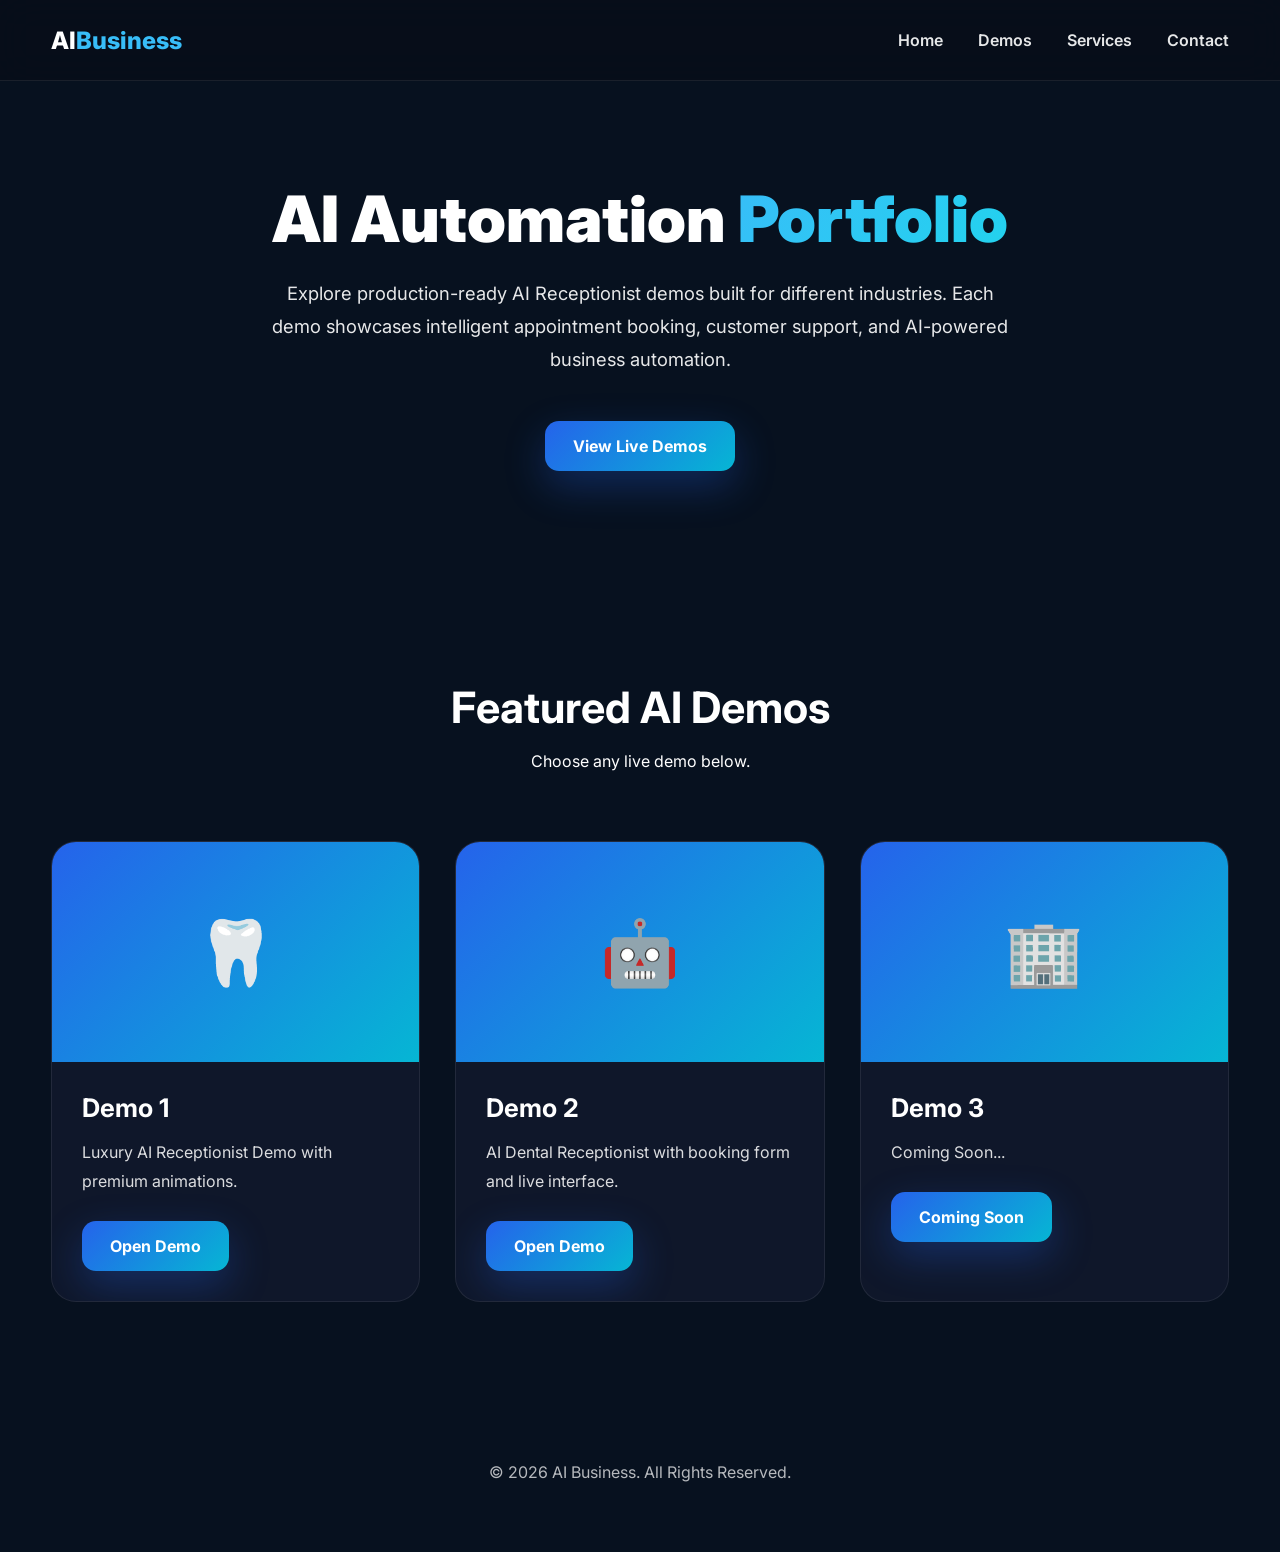
<file: index.html>
<!DOCTYPE html>
<html lang="en">
<head>

<meta charset="UTF-8">
<meta name="viewport" content="width=device-width, initial-scale=1.0">

<title>AI Business | AI Automation Portfolio</title>

<meta name="description" content="Professional AI Automation Portfolio featuring AI Receptionist demos for Dental, Real Estate, Restaurants and more.">

<link rel="preconnect" href="https://fonts.googleapis.com">
<link rel="preconnect" href="https://fonts.gstatic.com" crossorigin>

<link href="https://fonts.googleapis.com/css2?family=Inter:wght@300;400;500;600;700;800;900&display=swap" rel="stylesheet">

<style>

*{
margin:0;
padding:0;
box-sizing:border-box;
}

html{
scroll-behavior:smooth;
}

body{

font-family:Inter,sans-serif;

background:#07111f;

color:#fff;

overflow-x:hidden;

}

a{
text-decoration:none;
}

.container{

width:min(1200px,92%);
margin:auto;

}

header{

position:fixed;

top:0;

left:0;

width:100%;

background:rgba(8,14,25,.85);

backdrop-filter:blur(18px);

border-bottom:1px solid rgba(255,255,255,.08);

z-index:999;

}

nav{

height:80px;

display:flex;

align-items:center;

justify-content:space-between;

}

.logo{

font-size:1.5rem;

font-weight:800;

color:#fff;

}

.logo span{

color:#38bdf8;

}

nav ul{

display:flex;

gap:35px;

list-style:none;

}

nav ul a{

color:#fff;

font-weight:600;

opacity:.9;

transition:.3s;

}

nav ul a:hover{

color:#38bdf8;

}

.btn{

padding:15px 28px;

border-radius:14px;

display:inline-block;

font-weight:700;

background:linear-gradient(135deg,#2563eb,#06b6d4);

color:#fff;

box-shadow:0 15px 40px rgba(37,99,235,.3);

transition:.3s;

}

.btn:hover{

transform:translateY(-4px);

}

.hero{

padding:180px 0 120px;

text-align:center;

}

.hero h1{

font-size:4rem;

font-weight:900;

margin-bottom:20px;

}

.hero h1 span{

background:linear-gradient(135deg,#38bdf8,#22d3ee);

-webkit-background-clip:text;

-webkit-text-fill-color:transparent;

}

.hero p{

max-width:760px;

margin:auto;

line-height:1.8;

font-size:1.15rem;

opacity:.9;

margin-bottom:45px;

}

.demo-section{

padding:90px 0;

}

.section-title{

text-align:center;

margin-bottom:70px;

}

.section-title h2{

font-size:2.7rem;

margin-bottom:18px;

}

.demo-grid{

display:grid;

grid-template-columns:repeat(auto-fit,minmax(320px,1fr));

gap:35px;

}

.card{

background:#0f172a;

border:1px solid rgba(255,255,255,.08);

border-radius:25px;

overflow:hidden;

transition:.35s;

}

.card:hover{

transform:translateY(-10px);

box-shadow:0 25px 60px rgba(0,0,0,.35);

}

.image{

height:220px;

background:linear-gradient(135deg,#2563eb,#06b6d4);

display:flex;

align-items:center;

justify-content:center;

font-size:4rem;

}

.content{

padding:30px;

}

.content h3{

font-size:1.6rem;

margin-bottom:15px;

}

.content p{

line-height:1.8;

opacity:.85;

margin-bottom:25px;

}

footer{

padding:70px 0;

text-align:center;

opacity:.7;

}

</style>

</head>

<body>

<header>

<nav class="container">

<div class="logo">

AI<span>Business</span>

</div>

<ul>

<li><a href="#">Home</a></li>

<li><a href="#demo">Demos</a></li>

<li><a href="#">Services</a></li>

<li><a href="#">Contact</a></li>

</ul>

</nav>

</header>

<section class="hero">

<div class="container">

<h1>

AI Automation

<span>Portfolio</span>

</h1>

<p>

Explore production-ready AI Receptionist demos built for different industries.
Each demo showcases intelligent appointment booking, customer support,
and AI-powered business automation.

</p>

<a href="#demo" class="btn">

View Live Demos

</a>

</div>

</section>

<section class="demo-section" id="demo">

<div class="container">

<div class="section-title">

<h2>Featured AI Demos</h2>

<p>

Choose any live demo below.

</p>

</div>

<div class="demo-grid">

<div class="card">

<div class="image">

🦷

</div>

<div class="content">

<h3>Demo 1</h3>

<p>

Luxury AI Receptionist Demo with premium animations.

</p>

<a href="demo1/" class="btn">

Open Demo

</a>

</div>

</div>

<div class="card">

<div class="image">

🤖

</div>

<div class="content">

<h3>Demo 2</h3>

<p>

AI Dental Receptionist with booking form and live interface.

</p>

<a href="demo2/" class="btn">

Open Demo

</a>

</div>

</div>

<div class="card">

<div class="image">

🏢

</div>

<div class="content">

<h3>Demo 3</h3>

<p>

Coming Soon...

</p>

<a href="#" class="btn">

Coming Soon

</a>

</div>

</div>

</div>

</div>

</section>

<footer>

<div class="container">

© 2026 AI Business. All Rights Reserved.

</div>

</footer>

</body>
</html>
</file>
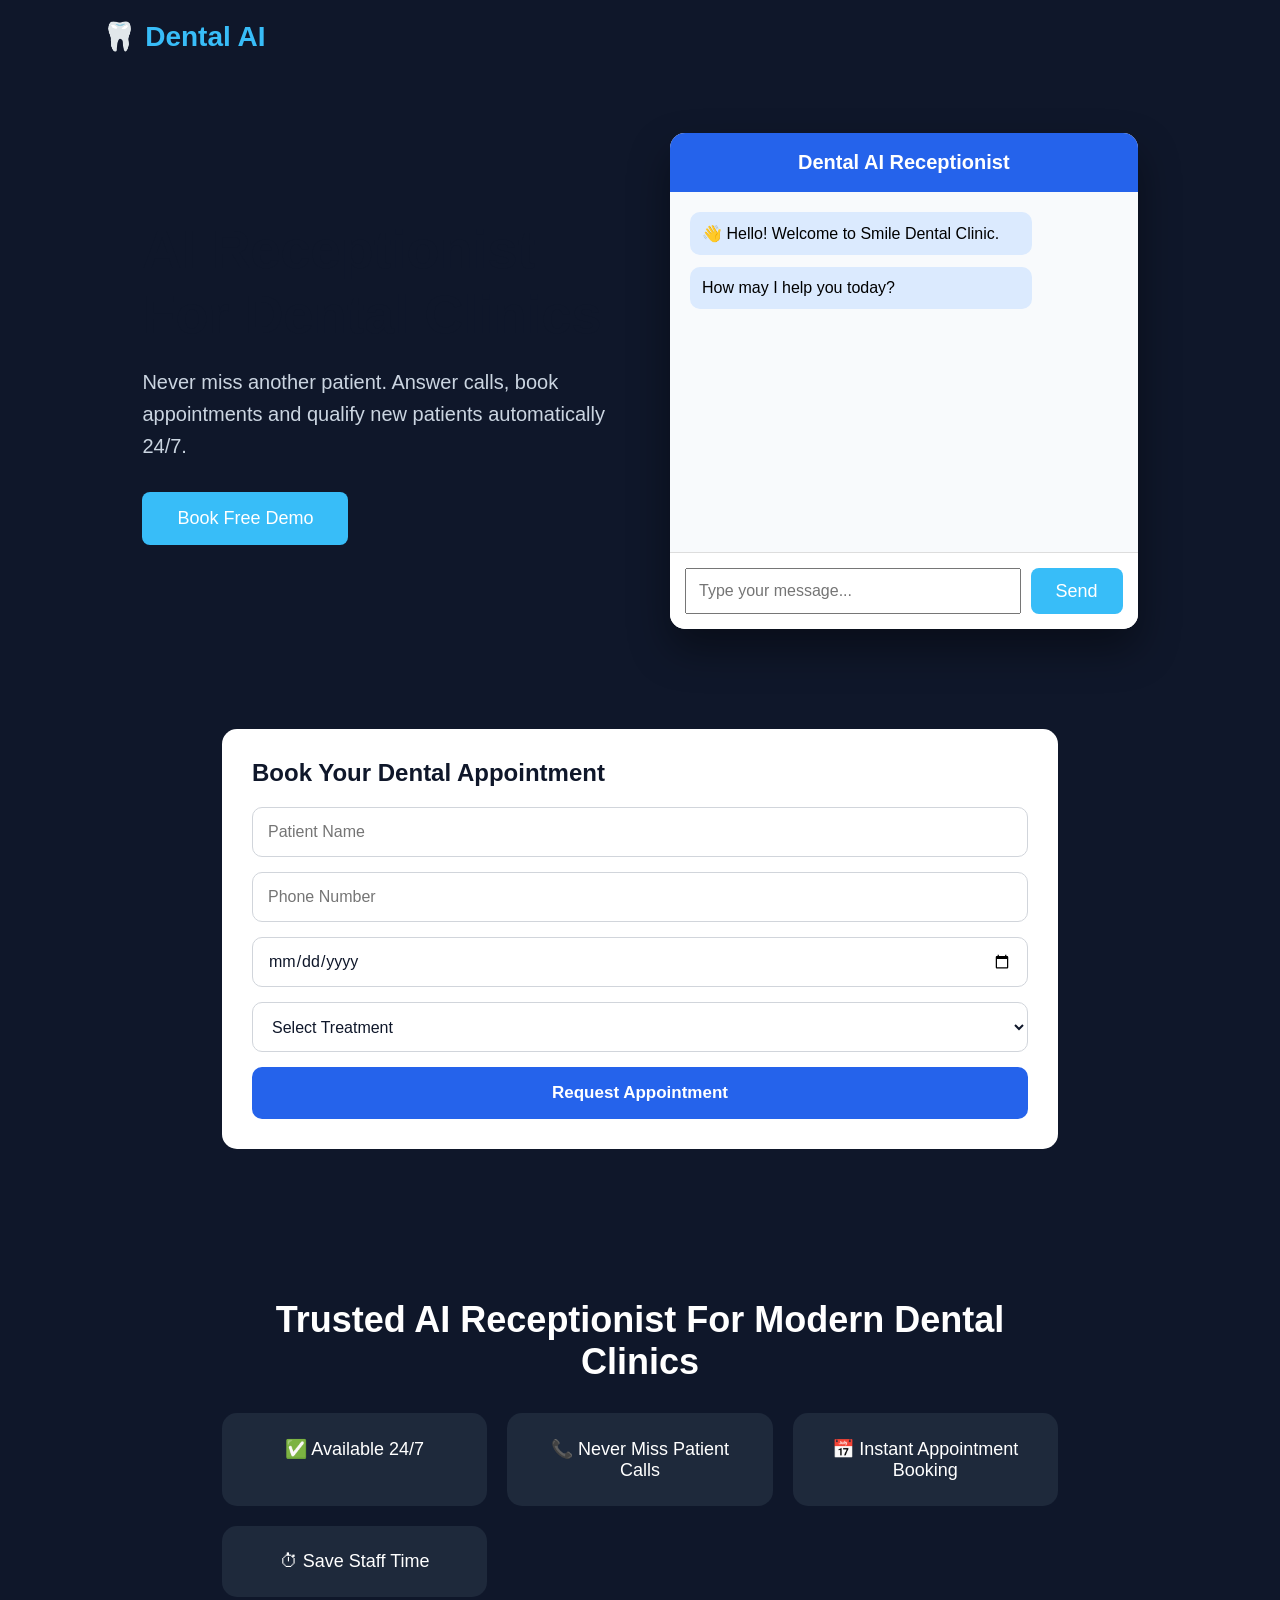
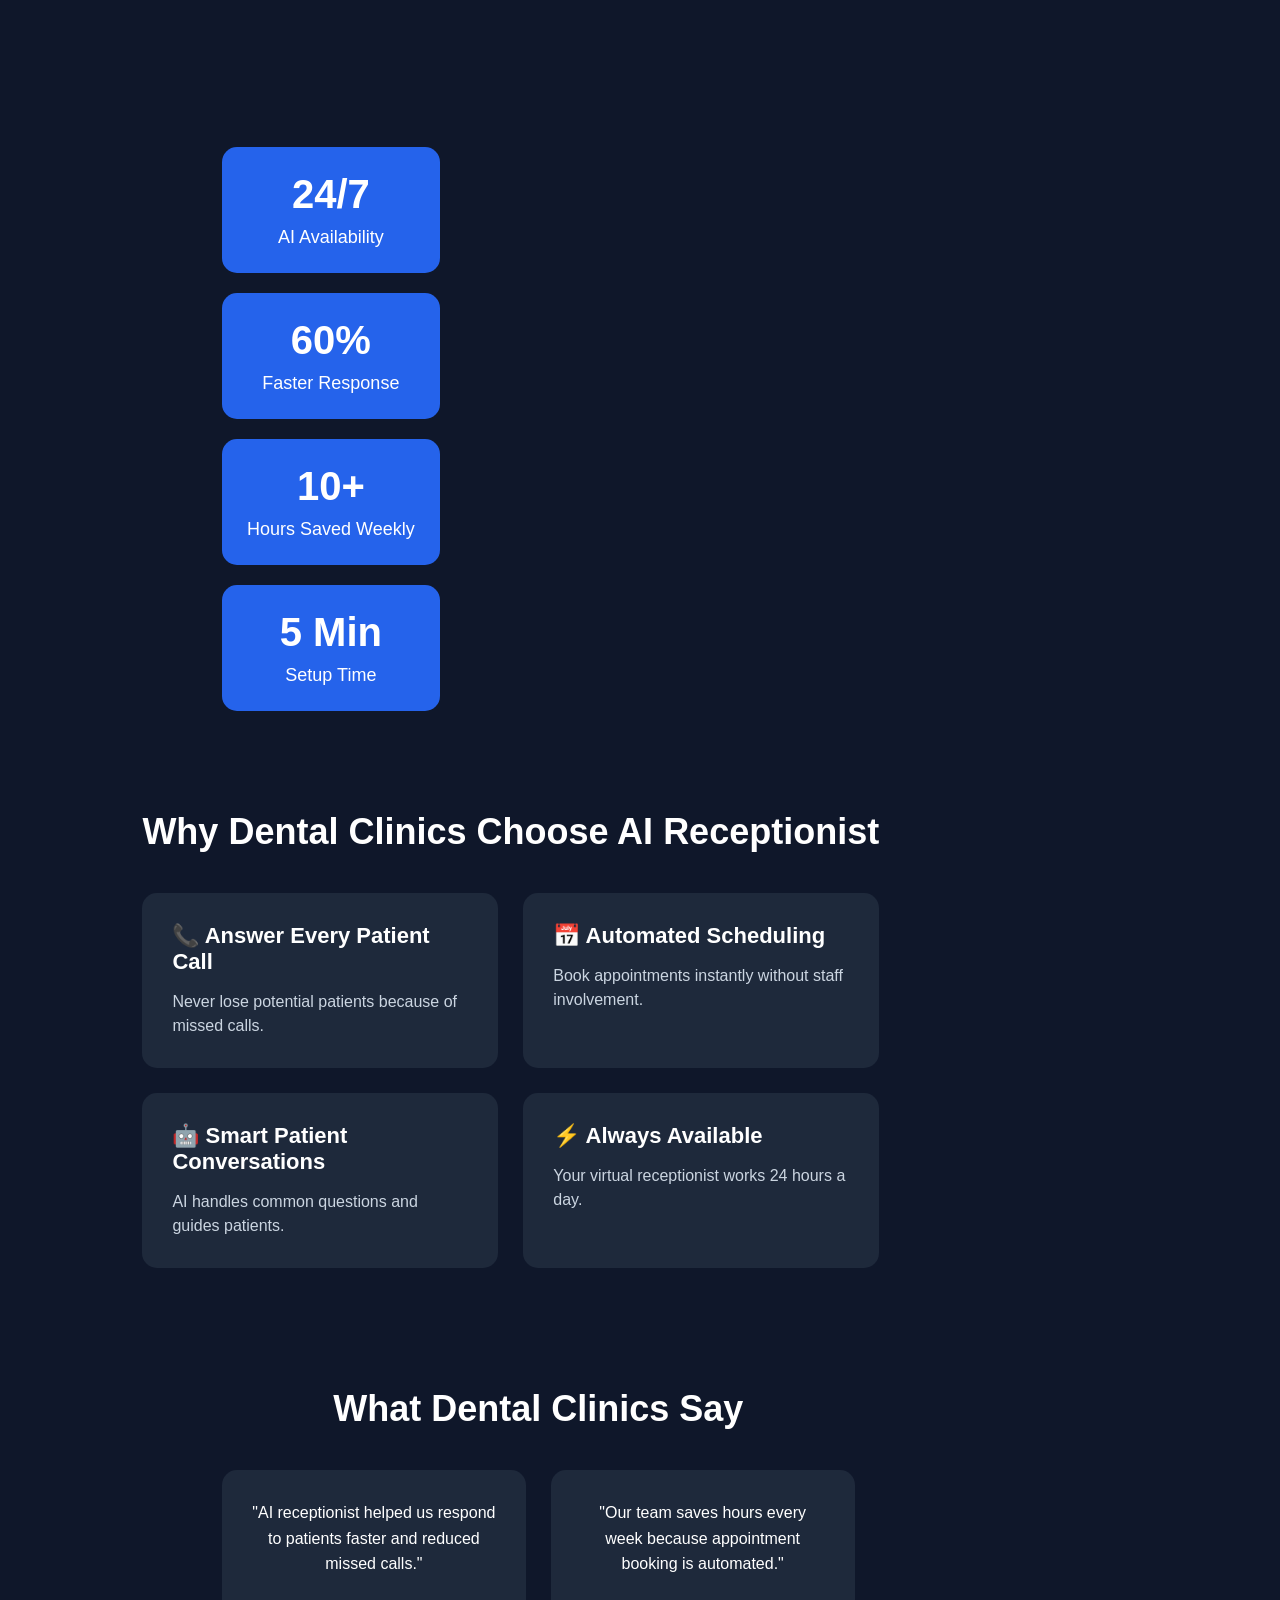
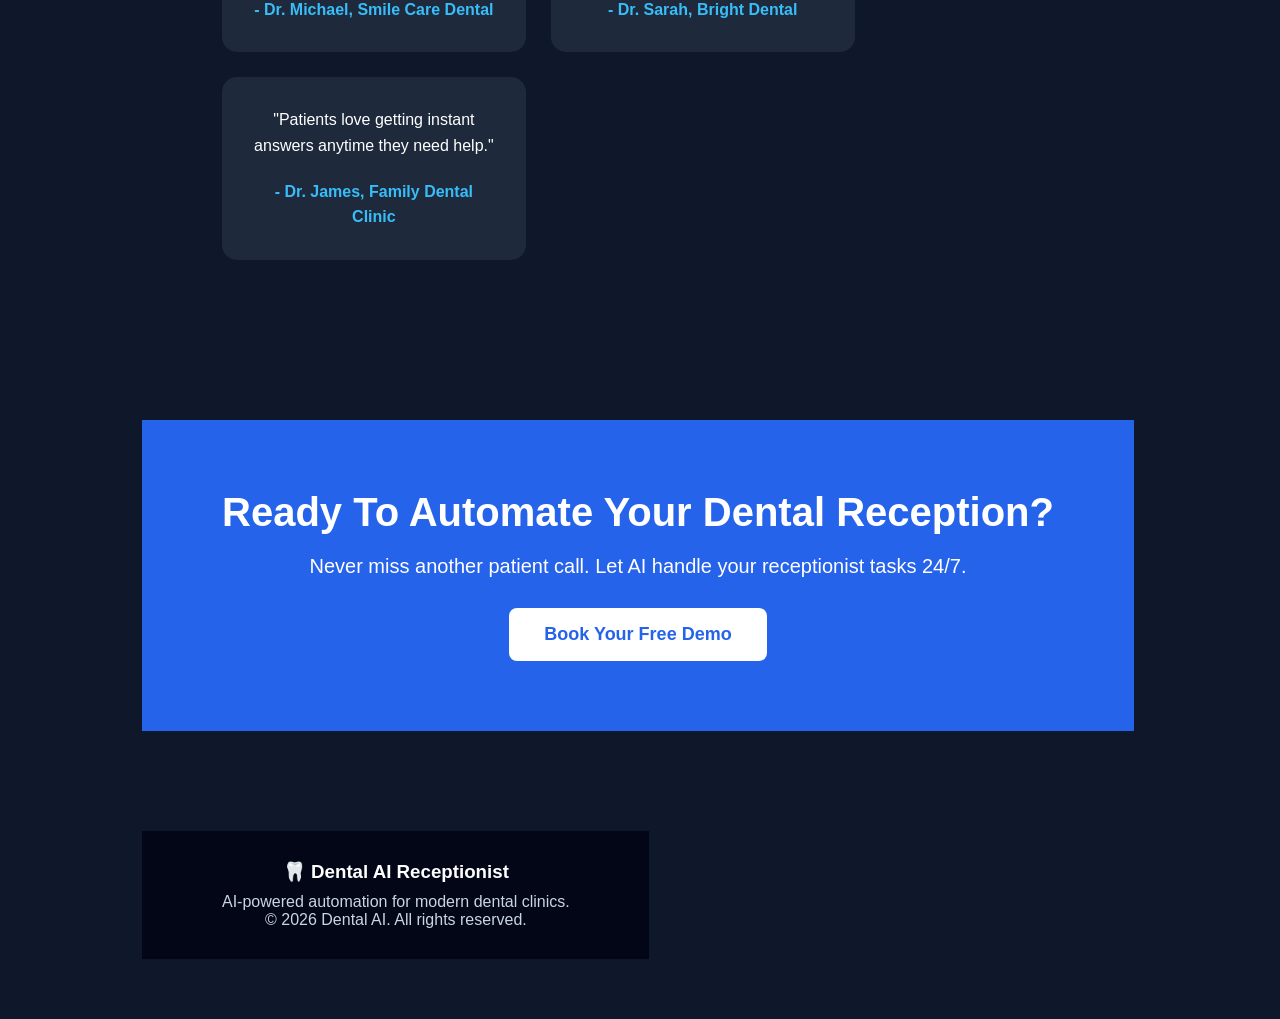
<file: demo1/index.html>
<!DOCTYPE html>
<html lang="en">
<head>
    <meta charset="UTF-8">
    <meta name="viewport" content="width=device-width, initial-scale=1.0">
    <title>AI Receptionist Demo | Dental Clinic</title>

    <style>
        *{
            margin:0;
            padding:0;
            box-sizing:border-box;
            font-family:Arial,Helvetica,sans-serif;
        }

        body{
            background:#eef4ff;
        }

        nav{
            background:#0f172a;
            color:white;
            padding:18px 60px;
            display:flex;
            justify-content:space-between;
            align-items:center;
        }

        nav h2{
            color:#38bdf8;
        }

        .hero{
            max-width:1200px;
            margin:auto;
            display:flex;
            justify-content:space-between;
            align-items:center;
            padding:80px 40px;
            gap:60px;
        }

        .left{
            flex:1;
        }

        .left h1{
            font-size:52px;
            color:#0f172a;
            margin-bottom:20px;
        }

        .left span{
            color:#0ea5e9;
        }

        .left p{
            font-size:20px;
            color:#555;
            line-height:1.7;
            margin-bottom:35px;
        }

        .btn{
            display:inline-block;
            background:#0ea5e9;
            color:white;
            text-decoration:none;
            padding:15px 35px;
            border-radius:10px;
            font-weight:bold;
        }

        .chat-box{
            flex:1;
            background:white;
            border-radius:20px;
            box-shadow:0 10px 35px rgba(0,0,0,.15);
            overflow:hidden;
        }

        .chat-header{
            background:#0f172a;
            color:white;
            padding:18px;
            font-size:22px;
            text-align:center;
        }

        .messages{
            padding:25px;
            min-height:350px;
        }

        .bot{
            background:#eef4ff;
            padding:15px;
            border-radius:12px;
            margin-bottom:15px;
            width:85%;
        }

        .user{
            background:#0ea5e9;
            color:white;
            padding:15px;
            border-radius:12px;
            margin-left:auto;
            width:70%;
            margin-bottom:15px;
        }

        footer{
            text-align:center;
            padding:30px;
            color:#666;
        }
.trust-section{

padding:50px 8%;
text-align:center;

}


.trust-section h2{

font-size:36px;
margin-bottom:30px;

}


.trust-grid{

display:grid;
grid-template-columns:repeat(auto-fit,minmax(200px,1fr));
gap:20px;

}


.trust-card{

background:#1e293b;
padding:25px;
border-radius:15px;
font-size:18px;

}


.stats{

display:grid;
grid-template-columns:repeat(auto-fit,minmax(200px,1fr));
gap:20px;
padding:40px 8%;

}


.stat-box{

background:#2563eb;
padding:25px;
border-radius:15px;
text-align:center;

}


.stat-box h3{

font-size:40px;
margin-bottom:10px;

}


.stat-box p{

font-size:18px;

}
.testimonials{

padding:60px 8%;
text-align:center;

}


.testimonials h2{

font-size:36px;
margin-bottom:40px;

}


.testimonial-grid{

display:grid;
grid-template-columns:repeat(auto-fit,minmax(250px,1fr));
gap:25px;

}


.testimonial-card{

background:#1e293b;
padding:30px;
border-radius:15px;
line-height:1.6;

}


.testimonial-card h4{

margin-top:20px;
color:#38bdf8;

}



.cta{

padding:70px 8%;
text-align:center;
background:#2563eb;
margin-top:40px;

}


.cta h2{

font-size:40px;
margin-bottom:20px;

}


.cta p{

font-size:20px;
margin-bottom:30px;

}


.cta button{

background:white;
color:#2563eb;
font-weight:bold;

}
    </style>

</head>

<body><!DOCTYPE html>
<html lang="en">
<head>
<meta charset="UTF-8">
<meta name="viewport" content="width=device-width, initial-scale=1.0">
<title>AI Dental Receptionist</title>

<style>
*{
margin:0;
padding:0;
box-sizing:border-box;
font-family:Arial,sans-serif;
}

body{
background:#0f172a;
color:white;
}

header{
padding:20px 8%;
display:flex;
justify-content:space-between;
align-items:center;
}

.logo{
font-size:28px;
font-weight:bold;
color:#38bdf8;
}

.hero{
display:flex;
justify-content:space-between;
align-items:center;
padding:60px 8%;
gap:60px;
flex-wrap:wrap;
}

.left{
flex:1;
min-width:320px;
}

.left h1{
font-size:54px;
line-height:1.2;
margin-bottom:20px;
}

.left p{
font-size:20px;
color:#cbd5e1;
margin-bottom:30px;
line-height:1.6;
}

button{
background:#38bdf8;
color:white;
padding:16px 35px;
border:none;
border-radius:8px;
font-size:18px;
cursor:pointer;
}

.chatbox{
flex:1;
min-width:330px;
background:white;
color:black;
border-radius:15px;
overflow:hidden;
box-shadow:0 20px 40px rgba(0,0,0,.4);
}

.chat-header{
background:#2563eb;
color:white;
padding:18px;
font-size:20px;
font-weight:bold;
}

.chat-body{
padding:20px;
height:360px;
overflow:auto;
background:#f8fafc;
}

.bot{
background:#dbeafe;
padding:12px;
border-radius:10px;
margin-bottom:12px;
width:80%;
}

.user{
background:#2563eb;
color:white;
padding:12px;
border-radius:10px;
margin-left:auto;
margin-bottom:12px;
width:75%;
}

.chat-input{
display:flex;
padding:15px;
background:white;
border-top:1px solid #ddd;
}

.chat-input input{
flex:1;
padding:12px;
font-size:16px;
}

.chat-input button{
margin-left:10px;
padding:12px 25px;
}
    .booking{

background:white;
color:#0f172a;
padding:30px;
margin:40px 8%;
border-radius:15px;

}

.booking h2{

margin-bottom:20px;

}

.booking input,
.booking select{

width:100%;
height:50px;
padding:0 15px;
margin-bottom:15px;
font-size:16px;
border:1px solid #d1d5db;
border-radius:10px;
background:#ffffff;
color:#0f172a;
outline:none;
transition:all .3s ease;

}

.booking input:focus,
.booking select:focus{

border-color:#2563eb;
box-shadow:0 0 0 3px rgba(37,99,235,.15);

}

.booking button{

width:100%;
height:52px;
background:#2563eb;
color:white;
font-size:17px;
font-weight:600;
border:none;
border-radius:10px;
cursor:pointer;
transition:all .3s ease;

}

.booking button:hover{

background:#1d4ed8;
transform:translateY(-2px);

}
}
.features{

padding:60px 8%;
text-align:center;

}


.features h2{

font-size:36px;
margin-bottom:40px;

}


.feature-grid{

display:grid;
grid-template-columns:repeat(auto-fit,minmax(240px,1fr));
gap:25px;

}


.feature-card{

background:#1e293b;
padding:30px;
border-radius:15px;
transition:0.3s;

}


.feature-card:hover{

transform:translateY(-10px);

}


.feature-card h3{

font-size:22px;
margin-bottom:15px;

}


.feature-card p{

color:#cbd5e1;
line-height:1.5;

}
.hero,
.booking,
.trust-section,
.stats,
.features{

animation:fadeIn 1s ease;

}


@keyframes fadeIn{

from{

opacity:0;
transform:translateY(30px);

}


to{

opacity:1;
transform:translateY(0);

}

}
.footer{

background:#020617;
padding:30px 8%;
text-align:center;
color:#cbd5e1;
margin-top:40px;

}


.footer h3{

color:white;
margin-bottom:10px;

}


.footer p{

font-size:16px;


}
@media(max-width:768px){


.left h1{

font-size:38px;

}


.left p{

font-size:17px;

}


.hero{

padding:40px 5%;

}


.chatbox{

width:100%;

}


.cta h2{

font-size:30px;

}
.booking{

padding:20px;

}

.booking input,
.booking select,
.booking button{

height:48px;
font-size:16px;

}

.booking h2{

font-size:26px;

}

}
</style>

</head>

<body>

<header>

<div class="logo">
🦷 Dental AI
</div>

</header>

<section class="hero">

<div class="left">

<h1>
AI Receptionist For Dental Clinics
</h1>

<p>

Never miss another patient.

Answer calls, book appointments and qualify new patients automatically 24/7.

</p>

<button>

Book Free Demo

</button>

</div>

<div class="chatbox">

<div class="chat-header">

Dental AI Receptionist

</div>

<div class="chat-body" id="chat">

<div class="bot">

👋 Hello!

Welcome to Smile Dental Clinic.

</div>

<div class="bot">

How may I help you today?

</div>

</div>

<div class="chat-input">

<input id="msg" placeholder="Type your message...">

<button onclick="sendMessage()">

Send

</button>

</div>

</div>
<form class="booking"
      action="https://api.web3forms.com/submit"
      method="POST">

<input type="hidden"
       name="access_key"
       value="5988a6fc-6fed-4d9d-9a8c-1ca7da272967">

<h2>Book Your Dental Appointment</h2>

<input
type="text"
name="name"
placeholder="Patient Name"
required>

<input
type="tel"
name="phone"
placeholder="Phone Number"
required>

<input
type="date"
name="date"
required>

<select
name="treatment"
required>

<option value="">Select Treatment</option>
<option>Dental Cleaning</option>
<option>Root Canal</option>
<option>Dental Implant</option>
<option>General Checkup</option>

</select>

<button type="submit">
Request Appointment
</button>

</form>
<section class="trust-section">

<h2>
Trusted AI Receptionist For Modern Dental Clinics
</h2>


<div class="trust-grid">


<div class="trust-card">

✅ Available 24/7

</div>


<div class="trust-card">

📞 Never Miss Patient Calls

</div>


<div class="trust-card">

📅 Instant Appointment Booking

</div>


<div class="trust-card">

⏱ Save Staff Time

</div>


</div>

</section>



<section class="stats">


<div class="stat-box">

<h3>
24/7
</h3>

<p>
AI Availability
</p>

</div>



<div class="stat-box">

<h3>
60%
</h3>

<p>
Faster Response
</p>

</div>



<div class="stat-box">

<h3>
10+
</h3>

<p>
Hours Saved Weekly
</p>

</div>



<div class="stat-box">

<h3>
5 Min
</h3>

<p>
Setup Time
</p>

</div>

</section>
<section class="features">


<h2>
Why Dental Clinics Choose AI Receptionist
</h2>


<div class="feature-grid">


<div class="feature-card">

<h3>
📞 Answer Every Patient Call
</h3>

<p>
Never lose potential patients because of missed calls.
</p>

</div>



<div class="feature-card">

<h3>
📅 Automated Scheduling
</h3>

<p>
Book appointments instantly without staff involvement.
</p>

</div>



<div class="feature-card">

<h3>
🤖 Smart Patient Conversations
</h3>

<p>
AI handles common questions and guides patients.
</p>

</div>



<div class="feature-card">

<h3>
⚡ Always Available
</h3>

<p>
Your virtual receptionist works 24 hours a day.
</p>

</div>


</div>


</section>
<section class="testimonials">

<h2>
What Dental Clinics Say
</h2>


<div class="testimonial-grid">


<div class="testimonial-card">

<p>
"AI receptionist helped us respond to patients faster and reduced missed calls."
</p>

<h4>
- Dr. Michael, Smile Care Dental
</h4>

</div>



<div class="testimonial-card">

<p>
"Our team saves hours every week because appointment booking is automated."
</p>

<h4>
- Dr. Sarah, Bright Dental
</h4>

</div>



<div class="testimonial-card">

<p>
"Patients love getting instant answers anytime they need help."
</p>

<h4>
- Dr. James, Family Dental Clinic
</h4>

</div>


</div>

</section>




<section class="cta">

<h2>
Ready To Automate Your Dental Reception?
</h2>


<p>
Never miss another patient call. Let AI handle your receptionist tasks 24/7.
</p>


<button>
Book Your Free Demo
</button>


</section>
<footer class="footer">

<h3>
🦷 Dental AI Receptionist
</h3>

<p>
AI-powered automation for modern dental clinics.
</p>

<p>
© 2026 Dental AI. All rights reserved.
</p>

</footer>
<script>

function sendMessage(){

let input=document.getElementById("msg");

let chat=document.getElementById("chat");

if(input.value=="") return;

chat.innerHTML+=`
<div class="user">${input.value}</div>
`;

setTimeout(()=>{

chat.innerHTML+=`
<div class="bot">
Thank you.
Our AI receptionist has received your request.
A dentist will contact you shortly.
</div>
`;

chat.scrollTop=chat.scrollHeight;

},700);

input.value="";

}

</script>

</body>

</html>

</body>

</html>
</file>
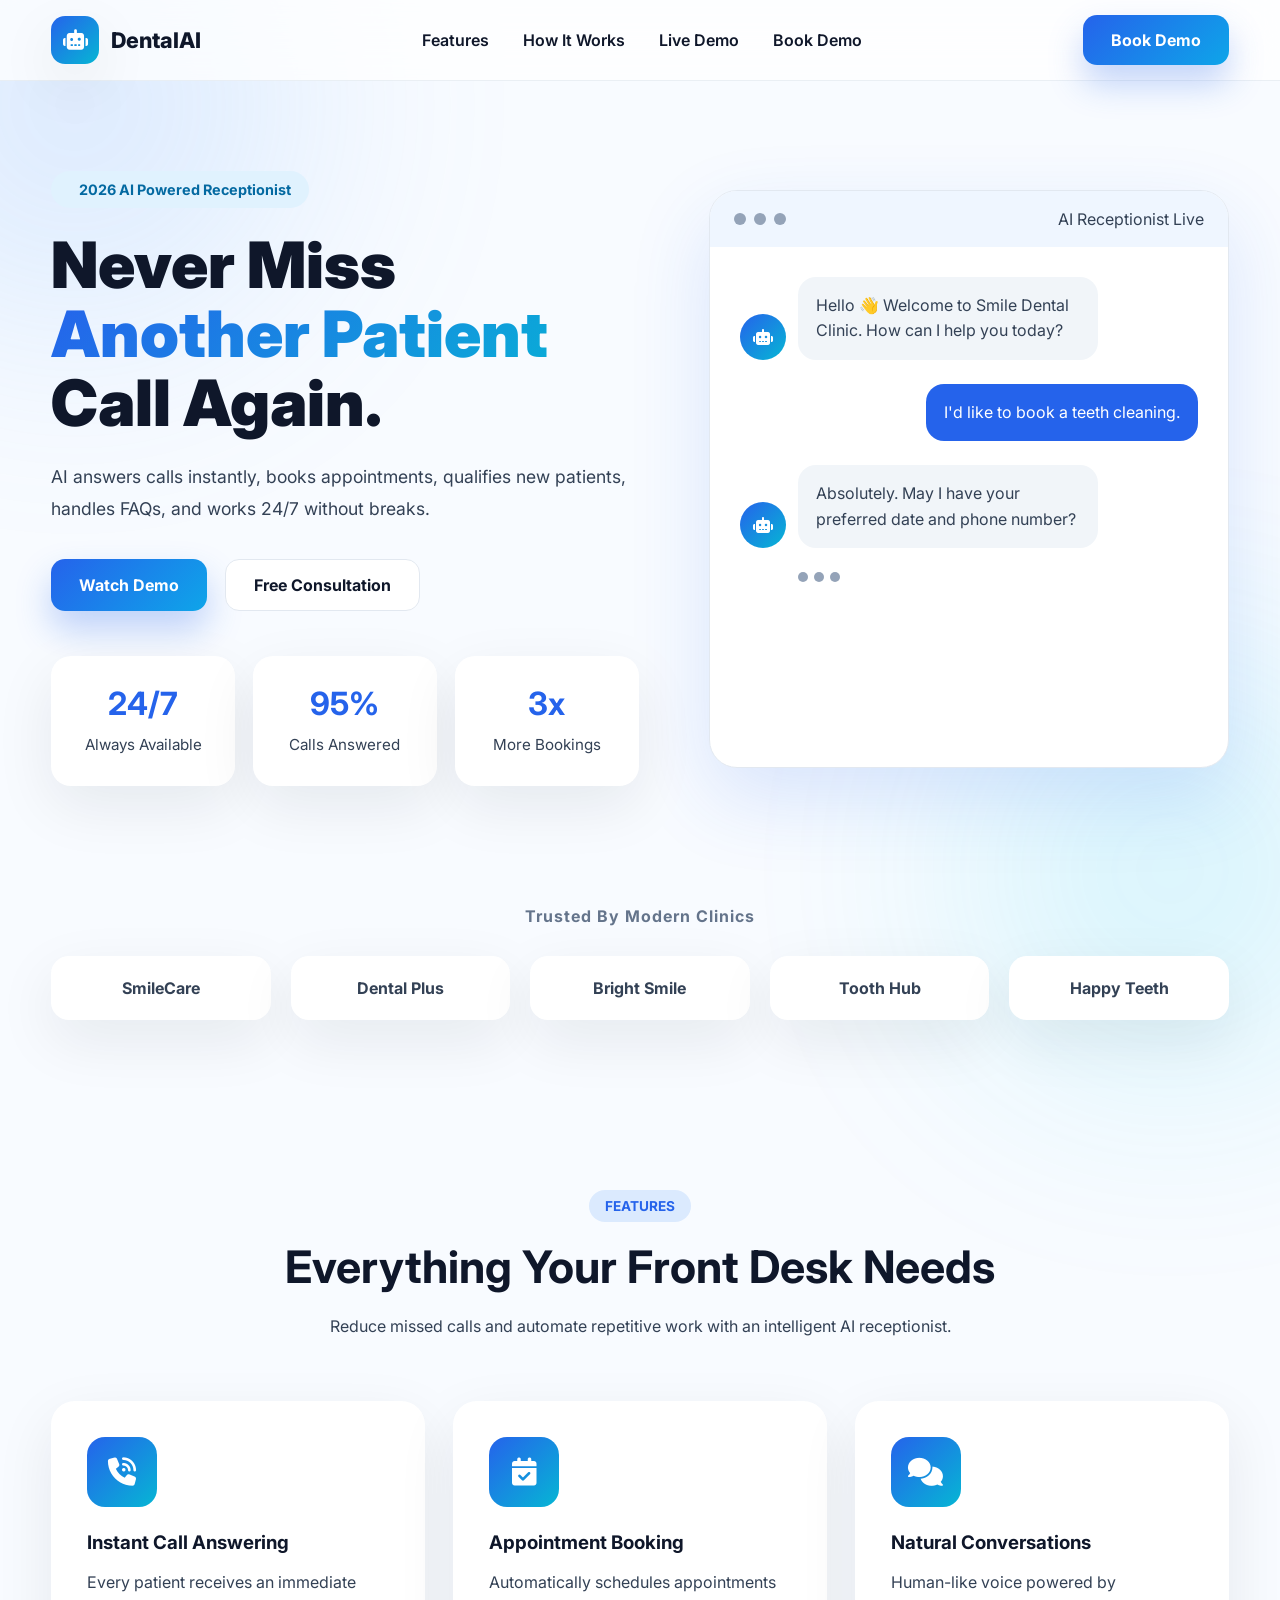
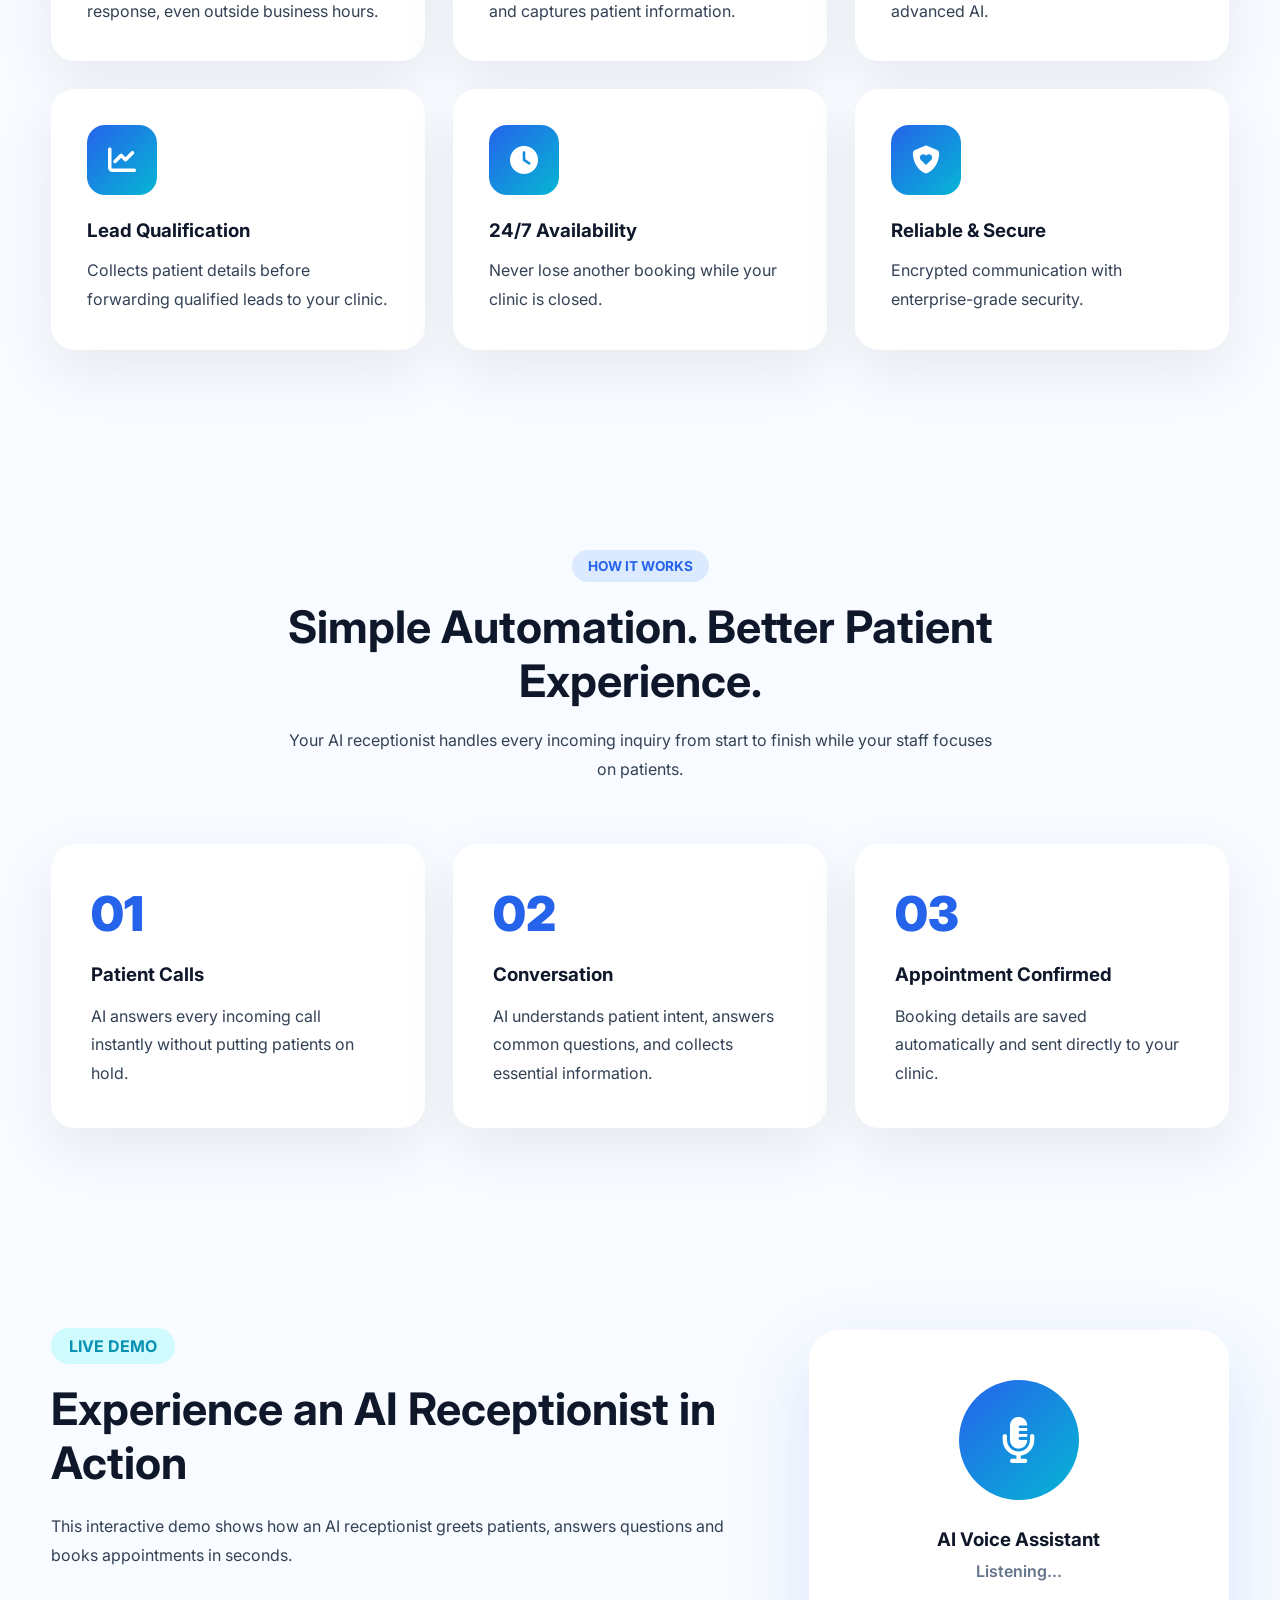
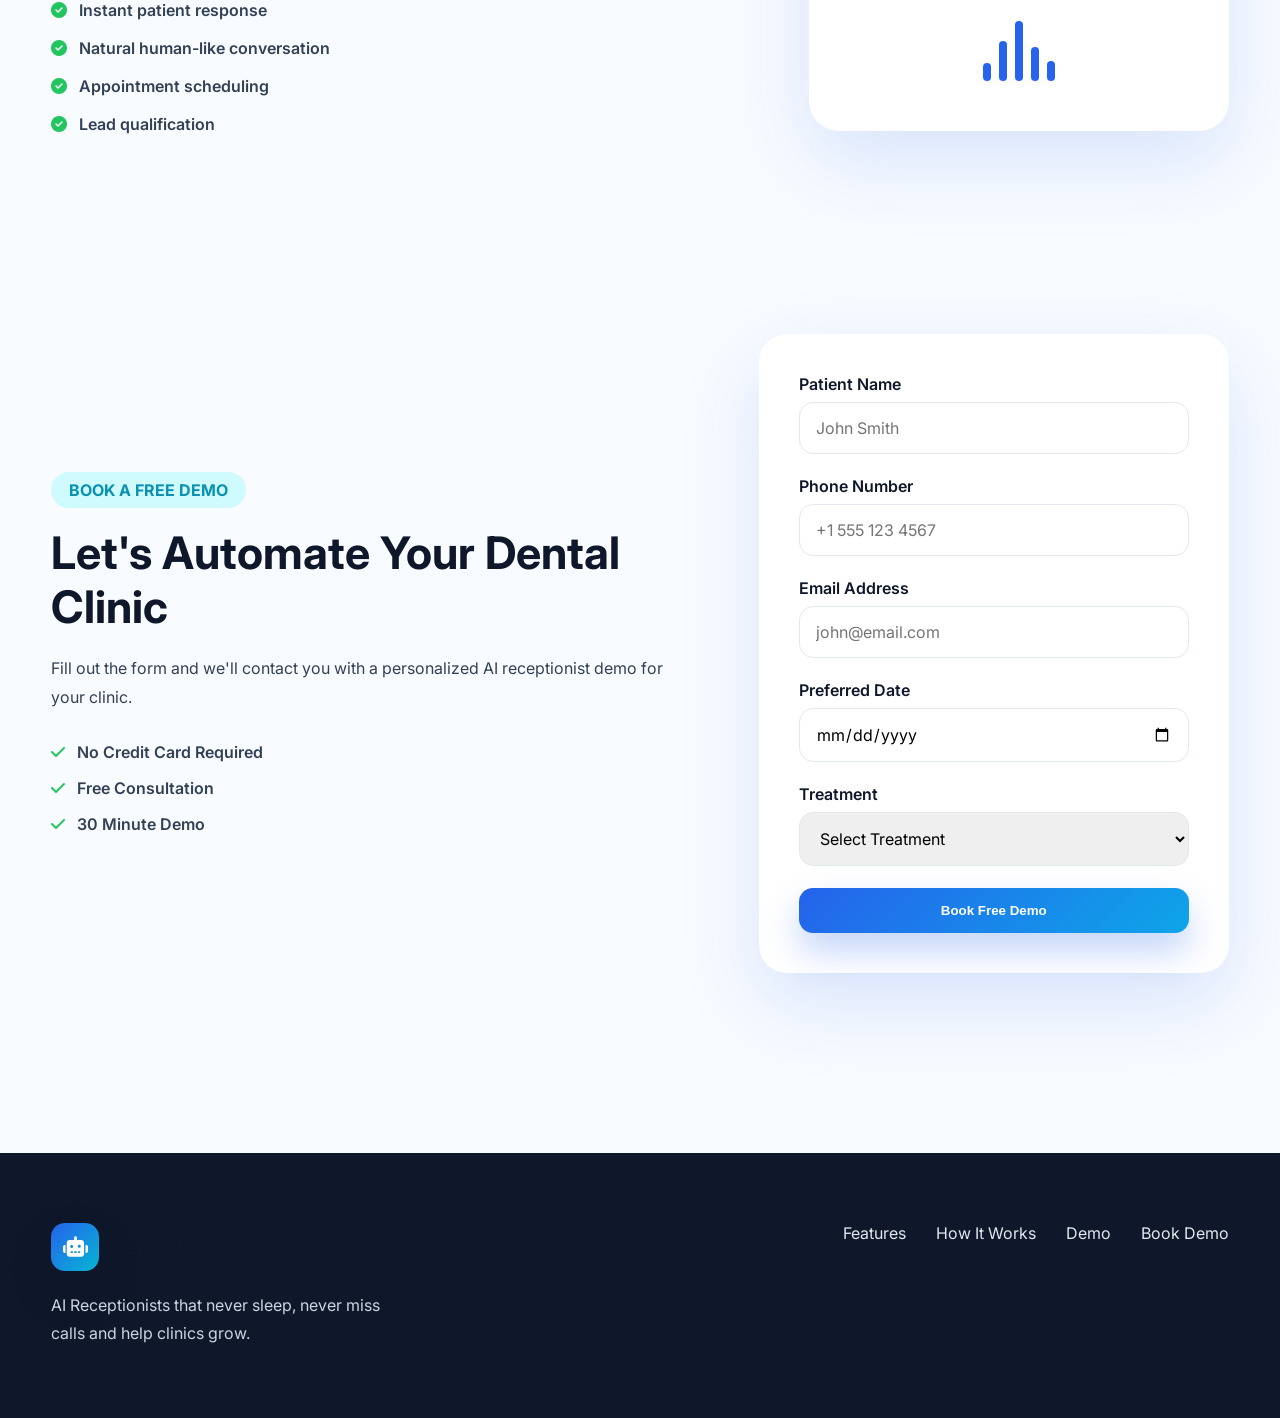
<file: demo2/index.html>
<!DOCTYPE html>
<html lang="en">
<head>
    <meta charset="UTF-8">
    <meta name="viewport" content="width=device-width, initial-scale=1.0">
    <title>AI Dental Receptionist | 24/7 Appointment Booking</title>

    <meta name="description" content="Modern AI Dental Receptionist that answers calls, books appointments, qualifies patients and works 24/7 for your dental clinic.">

    <link rel="preconnect" href="https://fonts.googleapis.com">
    <link rel="preconnect" href="https://fonts.gstatic.com" crossorigin>

    <link href="https://fonts.googleapis.com/css2?family=Inter:wght@300;400;500;600;700;800;900&display=swap" rel="stylesheet">

    <link
        rel="stylesheet"
        href="https://cdnjs.cloudflare.com/ajax/libs/font-awesome/6.7.2/css/all.min.css"
    />

    <link rel="stylesheet" href="style.css">
</head>

<body>

<div class="bg-blur blur-1"></div>
<div class="bg-blur blur-2"></div>

<header>

<nav class="container">

<div class="logo">

<div class="logo-icon">
<i class="fa-solid fa-robot"></i>
</div>

<span>DentalAI</span>

</div>

<ul class="nav-links">

<li><a href="#features">Features</a></li>

<li><a href="#how">How It Works</a></li>

<li><a href="#demo">Live Demo</a></li>

<li><a href="#booking">Book Demo</a></li>

</ul>

<a href="#booking" class="btn btn-primary">
Book Demo
</a>

<div class="mobile-menu">
<i class="fa-solid fa-bars"></i>
</div>

</nav>

</header>

<section class="hero">

<div class="container hero-grid">

<div class="hero-left">

<div class="badge">

<i class="fa-solid fa-sparkles"></i>

<span>2026 AI Powered Receptionist</span>

</div>

<h1>

Never Miss

<span>Another Patient</span>

Call Again.

</h1>

<p>

AI answers calls instantly, books appointments,
qualifies new patients, handles FAQs,
and works 24/7 without breaks.

</p>

<div class="hero-buttons">

<a href="#demo" class="btn btn-primary">

Watch Demo

</a>

<a href="#booking" class="btn btn-secondary">

Free Consultation

</a>

</div>

<div class="hero-stats">

<div class="stat-card">

<h2>24/7</h2>

<p>Always Available</p>

</div>

<div class="stat-card">

<h2>95%</h2>

<p>Calls Answered</p>

</div>

<div class="stat-card">

<h2>3x</h2>

<p>More Bookings</p>

</div>

</div>

</div>

<div class="hero-right">

<div class="ai-window">

<div class="window-top">

<div class="dots">

<span></span>
<span></span>
<span></span>

</div>

<p>AI Receptionist Live</p>

</div>

<div class="chat-area">

<div class="message ai">

<div class="avatar ai-avatar">

<i class="fa-solid fa-robot"></i>

</div>

<div class="bubble">

Hello 👋

Welcome to Smile Dental Clinic.

How can I help you today?

</div>

</div>

<div class="message user">

<div class="bubble">

I'd like to book a teeth cleaning.

</div>

</div>

<div class="message ai">

<div class="avatar ai-avatar">

<i class="fa-solid fa-robot"></i>

</div>

<div class="bubble">

Absolutely.

May I have your preferred date and phone number?

</div>

</div>

<div class="typing">

<span></span>

<span></span>

<span></span>

</div>

</div>

</div>

</div>

</div>

</section>

<section class="brands">

<div class="container">

<p>Trusted By Modern Clinics</p>

<div class="brand-grid">

<div>SmileCare</div>

<div>Dental Plus</div>

<div>Bright Smile</div>

<div>Tooth Hub</div>

<div>Happy Teeth</div>

</div>

</div>

</section>

<section class="features" id="features">

<div class="container">

<div class="section-title">

<span>FEATURES</span>

<h2>Everything Your Front Desk Needs</h2>

<p>

Reduce missed calls and automate repetitive work
with an intelligent AI receptionist.

</p>

</div>

<div class="feature-grid">

<div class="feature-card">

<div class="icon">

<i class="fa-solid fa-phone-volume"></i>

</div>

<h3>Instant Call Answering</h3>

<p>

Every patient receives an immediate response,
even outside business hours.

</p>

</div>

<div class="feature-card">

<div class="icon">

<i class="fa-solid fa-calendar-check"></i>

</div>

<h3>Appointment Booking</h3>

<p>

Automatically schedules appointments
and captures patient information.

</p>

</div>

<div class="feature-card">

<div class="icon">

<i class="fa-solid fa-comments"></i>

</div>

<h3>Natural Conversations</h3>

<p>

Human-like voice powered by advanced AI.

</p>

</div>

<div class="feature-card">

<div class="icon">

<i class="fa-solid fa-chart-line"></i>

</div>

<h3>Lead Qualification</h3>

<p>

Collects patient details before forwarding
qualified leads to your clinic.

</p>

</div>

<div class="feature-card">

<div class="icon">

<i class="fa-solid fa-clock"></i>

</div>

<h3>24/7 Availability</h3>

<p>

Never lose another booking while
your clinic is closed.

</p>

</div>

<div class="feature-card">

<div class="icon">

<i class="fa-solid fa-shield-heart"></i>

</div>

<h3>Reliable & Secure</h3>

<p>

Encrypted communication
with enterprise-grade security.

</p>

</div>

</div>

</div>

</section>
<section class="how-it-works" id="how">

    <div class="container">

        <div class="section-title">

            <span>HOW IT WORKS</span>

            <h2>Simple Automation. Better Patient Experience.</h2>

            <p>
                Your AI receptionist handles every incoming inquiry from start
                to finish while your staff focuses on patients.
            </p>

        </div>

        <div class="steps">

            <div class="step">

                <div class="step-number">01</div>

                <h3>Patient Calls</h3>

                <p>
                    AI answers every incoming call instantly without putting
                    patients on hold.
                </p>

            </div>

            <div class="step">

                <div class="step-number">02</div>

                <h3>Conversation</h3>

                <p>
                    AI understands patient intent, answers common questions,
                    and collects essential information.
                </p>

            </div>

            <div class="step">

                <div class="step-number">03</div>

                <h3>Appointment Confirmed</h3>

                <p>
                    Booking details are saved automatically and sent directly
                    to your clinic.
                </p>

            </div>

        </div>

    </div>

</section>

<section class="demo-section" id="demo">

    <div class="container demo-grid">

        <div class="demo-left">

            <span class="demo-label">
                LIVE DEMO
            </span>

            <h2>
                Experience an AI Receptionist in Action
            </h2>

            <p>
                This interactive demo shows how an AI receptionist greets
                patients, answers questions and books appointments in seconds.
            </p>

            <ul class="demo-list">

                <li>
                    <i class="fa-solid fa-circle-check"></i>
                    Instant patient response
                </li>

                <li>
                    <i class="fa-solid fa-circle-check"></i>
                    Natural human-like conversation
                </li>

                <li>
                    <i class="fa-solid fa-circle-check"></i>
                    Appointment scheduling
                </li>

                <li>
                    <i class="fa-solid fa-circle-check"></i>
                    Lead qualification
                </li>

            </ul>

        </div>

        <div class="demo-right">

            <div class="voice-card">

                <div class="voice-circle">

                    <i class="fa-solid fa-microphone-lines"></i>

                </div>

                <h3>AI Voice Assistant</h3>

                <p class="voice-status">

                    Listening...

                </p>

                <div class="wave">

                    <span></span>
                    <span></span>
                    <span></span>
                    <span></span>
                    <span></span>

                </div>

            </div>

        </div>

    </div>

</section>

<section class="booking-section" id="booking">

    <div class="container booking-grid">

        <div class="booking-content">

            <span class="demo-label">

                BOOK A FREE DEMO

            </span>

            <h2>

                Let's Automate Your Dental Clinic

            </h2>

            <p>

                Fill out the form and we'll contact you with a personalized
                AI receptionist demo for your clinic.

            </p>

            <div class="booking-points">

                <div>

                    <i class="fa-solid fa-check"></i>

                    No Credit Card Required

                </div>

                <div>

                    <i class="fa-solid fa-check"></i>

                    Free Consultation

                </div>

                <div>

                    <i class="fa-solid fa-check"></i>

                    30 Minute Demo

                </div>

            </div>

        </div>

        <div class="booking-form-card">

            <form
                id="bookingForm"
                action="https://api.web3forms.com/submit"
                method="POST"
            >

                <input
                    type="hidden"
                    name="access_key"
                    value="5988a6fc-6fed-4d9d-9a8c-1ca7da272967"
                >

                <input
                    type="hidden"
                    name="subject"
                    value="New AI Dental Receptionist Demo Request"
                >

                <input
                    type="hidden"
                    name="from_name"
                    value="DentalAI Landing Page"
                >

                <div class="form-group">

                    <label>Patient Name</label>

                    <input
                        type="text"
                        name="Patient Name"
                        placeholder="John Smith"
                        required
                    >

                </div>

                <div class="form-group">

                    <label>Phone Number</label>

                    <input
                        type="tel"
                        name="Phone Number"
                        placeholder="+1 555 123 4567"
                        required
                    >

                </div>

                <div class="form-group">

                    <label>Email Address</label>

                    <input
                        type="email"
                        name="Email"
                        placeholder="john@email.com"
                        required
                    >

                </div>

                <div class="form-group">

                    <label>Preferred Date</label>

                    <input
                        type="date"
                        name="Preferred Date"
                        required
                    >

                </div>

                <div class="form-group">

                    <label>Treatment</label>

                    <select
                        name="Treatment"
                        required
                    >

                        <option value="">
                            Select Treatment
                        </option>

                        <option>
                            Teeth Cleaning
                        </option>

                        <option>
                            Dental Implant
                        </option>

                        <option>
                            Root Canal
                        </option>

                        <option>
                            Teeth Whitening
                        </option>

                        <option>
                            General Consultation
                        </option>

                    </select>

                </div>

                <button
                    type="submit"
                    class="btn btn-primary submit-btn"
                >

                    <span class="btn-text">

                        Book Free Demo

                    </span>

                    <span class="loader"></span>

                </button>

            </form>

        </div>

    </div>

</section>

<div class="success-popup" id="successPopup">

    <div class="popup-card">

        <div class="success-icon">

            <i class="fa-solid fa-circle-check"></i>

        </div>

        <h3>
            Thank You!
        </h3>

        <p>
            Your request has been submitted successfully.
            We'll contact you shortly.
        </p>

        <button
            class="btn btn-primary"
            id="closePopup"
        >
            Close
        </button>

    </div>

</div>

<footer>

    <div class="container footer-content">

        <div class="footer-logo">

            <div class="logo">

                <div class="logo-icon">

                    <i class="fa-solid fa-robot"></i>

                </div>

                <span>DentalAI</span>

            </div>

            <p>

                AI Receptionists that never sleep,
                never miss calls and help clinics grow.

            </p>

        </div>

        <div class="footer-links">

            <a href="#features">Features</a>
            <a href="#how">How It Works</a>
            <a href="#demo">Demo</a>
            <a href="#booking">Book Demo</a>

        </div>

    </div>

</footer>

<script src="script.js"></script>

</body>
</html>
</file>
<file: demo2/style.css>
/* ===========================
   DentalAI Demo 1 Version 2.0
   style.css
=========================== */

:root{

--primary:#2563eb;
--primary-dark:#1d4ed8;
--secondary:#06b6d4;
--success:#22c55e;
--dark:#0f172a;
--dark-2:#1e293b;
--text:#334155;
--light:#f8fafc;
--border:#e2e8f0;
--white:#ffffff;

--shadow:0 20px 60px rgba(15,23,42,.08);
--shadow-lg:0 30px 80px rgba(37,99,235,.15);

--radius:20px;
--transition:.35s ease;

}

*{
margin:0;
padding:0;
box-sizing:border-box;
}

html{
scroll-behavior:smooth;
}

body{

font-family:"Inter",sans-serif;
background:#f8fbff;
color:var(--text);
overflow-x:hidden;

}

a{
text-decoration:none;
}

img{
max-width:100%;
display:block;
}

ul{
list-style:none;
}

.container{

width:min(1180px,92%);
margin:auto;

}

/*========================*/

.bg-blur{

position:fixed;
border-radius:50%;
filter:blur(120px);
z-index:-1;

}

.blur-1{

width:450px;
height:450px;
background:#60a5fa;
top:-120px;
left:-150px;
opacity:.18;

}

.blur-2{

width:420px;
height:420px;
background:#22d3ee;
bottom:-180px;
right:-100px;
opacity:.15;

}

/*========================*/

header{

position:sticky;
top:0;
z-index:999;

background:rgba(255,255,255,.75);

backdrop-filter:blur(20px);

border-bottom:1px solid rgba(226,232,240,.7);

}

nav{

height:80px;

display:flex;
align-items:center;
justify-content:space-between;

}

.logo{

display:flex;
align-items:center;
gap:12px;

font-size:1.35rem;
font-weight:800;

color:var(--dark);

}

.logo-icon{

width:48px;
height:48px;

border-radius:14px;

background:linear-gradient(135deg,#2563eb,#06b6d4);

display:flex;
align-items:center;
justify-content:center;

color:#fff;
font-size:20px;

box-shadow:var(--shadow);

}

.nav-links{

display:flex;
align-items:center;
gap:34px;

}

.nav-links a{

font-weight:600;
color:var(--dark);

transition:var(--transition);

}

.nav-links a:hover{

color:var(--primary);

}

.mobile-menu{

display:none;

font-size:26px;
cursor:pointer;

}

/*========================*/

.btn{

display:inline-flex;
align-items:center;
justify-content:center;

padding:15px 28px;

border-radius:14px;

font-weight:700;

transition:var(--transition);

cursor:pointer;

border:none;

}

.btn-primary{

background:linear-gradient(135deg,#2563eb,#0ea5e9);

color:#fff;

box-shadow:0 18px 35px rgba(37,99,235,.28);

}

.btn-primary:hover{

transform:translateY(-4px);

box-shadow:0 22px 45px rgba(37,99,235,.35);

}

.btn-secondary{

background:#fff;

color:var(--dark);

border:1px solid var(--border);

}

.btn-secondary:hover{

transform:translateY(-4px);

}

/*========================*/

.hero{

padding:90px 0;

}

.hero-grid{

display:grid;
grid-template-columns:1fr 520px;
gap:70px;
align-items:center;

}

.badge{

display:inline-flex;
align-items:center;
gap:10px;

padding:10px 18px;

border-radius:999px;

background:#e0f2fe;

color:#0369a1;

font-size:.9rem;
font-weight:700;

margin-bottom:22px;

}

.hero-left h1{

font-size:4rem;
line-height:1.08;
font-weight:900;
color:var(--dark);

margin-bottom:24px;

}

.hero-left h1 span{

display:block;

background:linear-gradient(135deg,#2563eb,#06b6d4);

-webkit-background-clip:text;
-webkit-text-fill-color:transparent;

}

.hero-left p{

font-size:1.1rem;

line-height:1.8;

margin-bottom:34px;

max-width:620px;

}

.hero-buttons{

display:flex;
gap:18px;
flex-wrap:wrap;

margin-bottom:45px;

}

.hero-stats{

display:grid;
grid-template-columns:repeat(3,1fr);
gap:18px;

}

.stat-card{

background:#fff;

padding:28px;

border-radius:20px;

box-shadow:var(--shadow);

text-align:center;

}

.stat-card h2{

font-size:2rem;
color:var(--primary);

margin-bottom:8px;

}

.stat-card p{

margin:0;
font-size:.95rem;

}

.ai-window{

background:#fff;

border-radius:28px;

overflow:hidden;

box-shadow:var(--shadow-lg);

border:1px solid var(--border);

}

.window-top{

padding:18px 24px;

display:flex;
justify-content:space-between;
align-items:center;

background:#eff6ff;

}

.dots{

display:flex;
gap:8px;

}

.dots span{

width:12px;
height:12px;

border-radius:50%;

background:#94a3b8;

}

.chat-area{

padding:30px;

display:flex;
flex-direction:column;
gap:24px;

min-height:520px;

}

.message{

display:flex;
gap:12px;
align-items:flex-end;

}

.message.user{

justify-content:flex-end;

}

.avatar{

width:46px;
height:46px;

border-radius:50%;

display:flex;
align-items:center;
justify-content:center;

background:linear-gradient(135deg,#2563eb,#06b6d4);

color:#fff;

flex-shrink:0;

}

.bubble{

max-width:300px;

padding:16px 18px;

border-radius:18px;

background:#f1f5f9;

line-height:1.6;

}

.message.user .bubble{

background:#2563eb;
color:#fff;

}
.typing{
display:flex;
gap:6px;
margin-left:58px;
}

.typing span{
width:10px;
height:10px;
border-radius:50%;
background:#94a3b8;
animation:typing 1.2s infinite;
}

.typing span:nth-child(2){
animation-delay:.2s;
}

.typing span:nth-child(3){
animation-delay:.4s;
}

@keyframes typing{
0%,100%{
opacity:.3;
transform:translateY(0);
}
50%{
opacity:1;
transform:translateY(-6px);
}
}

/*========================*/

.brands{
padding:30px 0 70px;
}

.brands p{
text-align:center;
font-weight:700;
letter-spacing:1px;
color:#64748b;
margin-bottom:30px;
}

.brand-grid{
display:grid;
grid-template-columns:repeat(5,1fr);
gap:20px;
}

.brand-grid div{
background:#fff;
padding:22px;
border-radius:18px;
text-align:center;
font-weight:700;
box-shadow:var(--shadow);
}

/*========================*/

.features,
.how-it-works,
.demo-section,
.booking-section{
padding:100px 0;
}

.section-title{
text-align:center;
max-width:720px;
margin:0 auto 60px;
}

.section-title span{
display:inline-block;
padding:8px 16px;
border-radius:999px;
background:#dbeafe;
color:#2563eb;
font-weight:700;
font-size:.85rem;
margin-bottom:18px;
}

.section-title h2{
font-size:2.8rem;
color:var(--dark);
margin-bottom:18px;
}

.section-title p{
line-height:1.8;
}

/*========================*/

.feature-grid{
display:grid;
grid-template-columns:repeat(3,1fr);
gap:28px;
}

.feature-card{
background:#fff;
padding:36px;
border-radius:24px;
box-shadow:var(--shadow);
transition:var(--transition);
}

.feature-card:hover{
transform:translateY(-10px);
}

.feature-card .icon{
width:70px;
height:70px;
border-radius:18px;
display:flex;
align-items:center;
justify-content:center;
font-size:28px;
background:linear-gradient(135deg,#2563eb,#06b6d4);
color:#fff;
margin-bottom:24px;
}

.feature-card h3{
margin-bottom:14px;
color:var(--dark);
}

.feature-card p{
line-height:1.8;
}

/*========================*/

.steps{
display:grid;
grid-template-columns:repeat(3,1fr);
gap:28px;
}

.step{
background:#fff;
padding:40px;
border-radius:24px;
box-shadow:var(--shadow);
}

.step-number{
font-size:3rem;
font-weight:900;
color:#2563eb;
margin-bottom:20px;
}

.step h3{
margin-bottom:16px;
color:var(--dark);
}

.step p{
line-height:1.8;
}

/*========================*/

.demo-grid{
display:grid;
grid-template-columns:1fr 420px;
gap:70px;
align-items:center;
}

.demo-label{
display:inline-block;
padding:8px 18px;
background:#cffafe;
color:#0891b2;
border-radius:999px;
font-weight:700;
margin-bottom:18px;
}

.demo-left h2{
font-size:2.8rem;
color:var(--dark);
margin-bottom:22px;
}

.demo-left p{
line-height:1.8;
margin-bottom:30px;
}

.demo-list{
display:flex;
flex-direction:column;
gap:18px;
}

.demo-list li{
display:flex;
align-items:center;
gap:12px;
font-weight:600;
}

.demo-list i{
color:var(--success);
}

.voice-card{
background:#fff;
padding:50px;
border-radius:30px;
box-shadow:var(--shadow-lg);
text-align:center;
}

.voice-circle{
width:120px;
height:120px;
border-radius:50%;
margin:auto;
display:flex;
align-items:center;
justify-content:center;
font-size:46px;
color:#fff;
background:linear-gradient(135deg,#2563eb,#06b6d4);
animation:pulse 2s infinite;
}

@keyframes pulse{
0%{box-shadow:0 0 0 0 rgba(37,99,235,.35);}
70%{box-shadow:0 0 0 28px rgba(37,99,235,0);}
100%{box-shadow:0 0 0 0 rgba(37,99,235,0);}
}

.voice-card h3{
margin-top:28px;
margin-bottom:10px;
color:var(--dark);
}

.voice-status{
font-weight:600;
color:#64748b;
margin-bottom:30px;
}

.wave{
display:flex;
justify-content:center;
align-items:flex-end;
gap:8px;
height:70px;
}

.wave span{
width:8px;
border-radius:999px;
background:#2563eb;
animation:wave 1s infinite ease-in-out;
}

.wave span:nth-child(1){height:18px;}
.wave span:nth-child(2){height:40px;animation-delay:.1s;}
.wave span:nth-child(3){height:60px;animation-delay:.2s;}
.wave span:nth-child(4){height:34px;animation-delay:.3s;}
.wave span:nth-child(5){height:20px;animation-delay:.4s;}

@keyframes wave{
0%,100%{transform:scaleY(.6);}
50%{transform:scaleY(1.2);}
}

/*========================*/

.booking-grid{
display:grid;
grid-template-columns:1fr 470px;
gap:60px;
align-items:center;
}

.booking-content h2{
font-size:2.8rem;
color:var(--dark);
margin-bottom:20px;
}

.booking-content p{
line-height:1.8;
margin-bottom:30px;
}

.booking-points{
display:flex;
flex-direction:column;
gap:16px;
}

.booking-points div{
display:flex;
align-items:center;
gap:12px;
font-weight:600;
}

.booking-points i{
color:var(--success);
}

.booking-form-card{
background:#fff;
padding:40px;
border-radius:28px;
box-shadow:var(--shadow-lg);
}

.form-group{
margin-bottom:22px;
}

.form-group label{
display:block;
font-weight:600;
margin-bottom:8px;
color:var(--dark);
}

.form-group input,
.form-group select{
width:100%;
padding:15px 16px;
border:1px solid var(--border);
border-radius:14px;
font-size:1rem;
font-family:inherit;
outline:none;
transition:var(--transition);
}

.form-group input:focus,
.form-group select:focus{
border-color:#2563eb;
box-shadow:0 0 0 4px rgba(37,99,235,.12);
}
.submit-btn{
width:100%;
position:relative;
overflow:hidden;
}

.loader{
display:none;
width:22px;
height:22px;
border:3px solid rgba(255,255,255,.35);
border-top-color:#fff;
border-radius:50%;
animation:spin .8s linear infinite;
margin-left:12px;
}

.submit-btn.loading .loader{
display:inline-block;
}

.submit-btn.loading .btn-text{
opacity:.7;
}

@keyframes spin{
to{
transform:rotate(360deg);
}
}

/*========================*/

.success-popup{
position:fixed;
inset:0;
background:rgba(15,23,42,.55);
display:flex;
align-items:center;
justify-content:center;
padding:20px;
opacity:0;
visibility:hidden;
transition:.3s ease;
z-index:2000;
}

.success-popup.show{
opacity:1;
visibility:visible;
}

.popup-card{
background:#fff;
width:100%;
max-width:420px;
border-radius:28px;
padding:42px;
text-align:center;
box-shadow:var(--shadow-lg);
animation:popup .35s ease;
}

@keyframes popup{
from{
opacity:0;
transform:translateY(30px) scale(.96);
}
to{
opacity:1;
transform:translateY(0) scale(1);
}
}

.success-icon{
width:90px;
height:90px;
margin:0 auto 24px;
border-radius:50%;
display:flex;
align-items:center;
justify-content:center;
background:#dcfce7;
color:#16a34a;
font-size:42px;
}

.popup-card h3{
font-size:2rem;
color:var(--dark);
margin-bottom:12px;
}

.popup-card p{
line-height:1.8;
margin-bottom:30px;
}

/*========================*/

footer{
background:#0f172a;
color:#fff;
padding:70px 0;
margin-top:80px;
}

.footer-content{
display:flex;
justify-content:space-between;
align-items:flex-start;
gap:50px;
flex-wrap:wrap;
}

.footer-logo p{
margin-top:20px;
max-width:360px;
line-height:1.8;
color:#cbd5e1;
}

.footer-links{
display:flex;
gap:30px;
flex-wrap:wrap;
}

.footer-links a{
color:#e2e8f0;
transition:.3s;
}

.footer-links a:hover{
color:#38bdf8;
}

/*========================*/

@media (max-width:1100px){

.hero-grid,
.demo-grid,
.booking-grid{
grid-template-columns:1fr;
}

.hero-right,
.demo-right{
max-width:620px;
margin:auto;
}

.feature-grid{
grid-template-columns:repeat(2,1fr);
}

.steps{
grid-template-columns:1fr;
}

.brand-grid{
grid-template-columns:repeat(3,1fr);
}

}

@media (max-width:768px){

.nav-links,
nav .btn{
display:none;
}

.mobile-menu{
display:block;
}

.hero{
padding:70px 0;
}

.hero-left h1{
font-size:2.8rem;
}

.section-title h2,
.demo-left h2,
.booking-content h2{
font-size:2rem;
}

.hero-stats,
.feature-grid,
.brand-grid{
grid-template-columns:1fr;
}

.chat-area{
min-height:auto;
}

.booking-form-card{
padding:28px;
}

.popup-card{
padding:32px 24px;
}

.footer-content{
flex-direction:column;
}

}

@media (max-width:480px){

.hero-left h1{
font-size:2.2rem;
}

.btn{
width:100%;
}

.hero-buttons{
flex-direction:column;
}

.stat-card{
padding:22px;
}

.voice-card{
padding:35px 25px;
}

.voice-circle{
width:90px;
height:90px;
font-size:34px;
}

}

/*==========================
END OF STYLE.CSS
==========================*/
</file>
